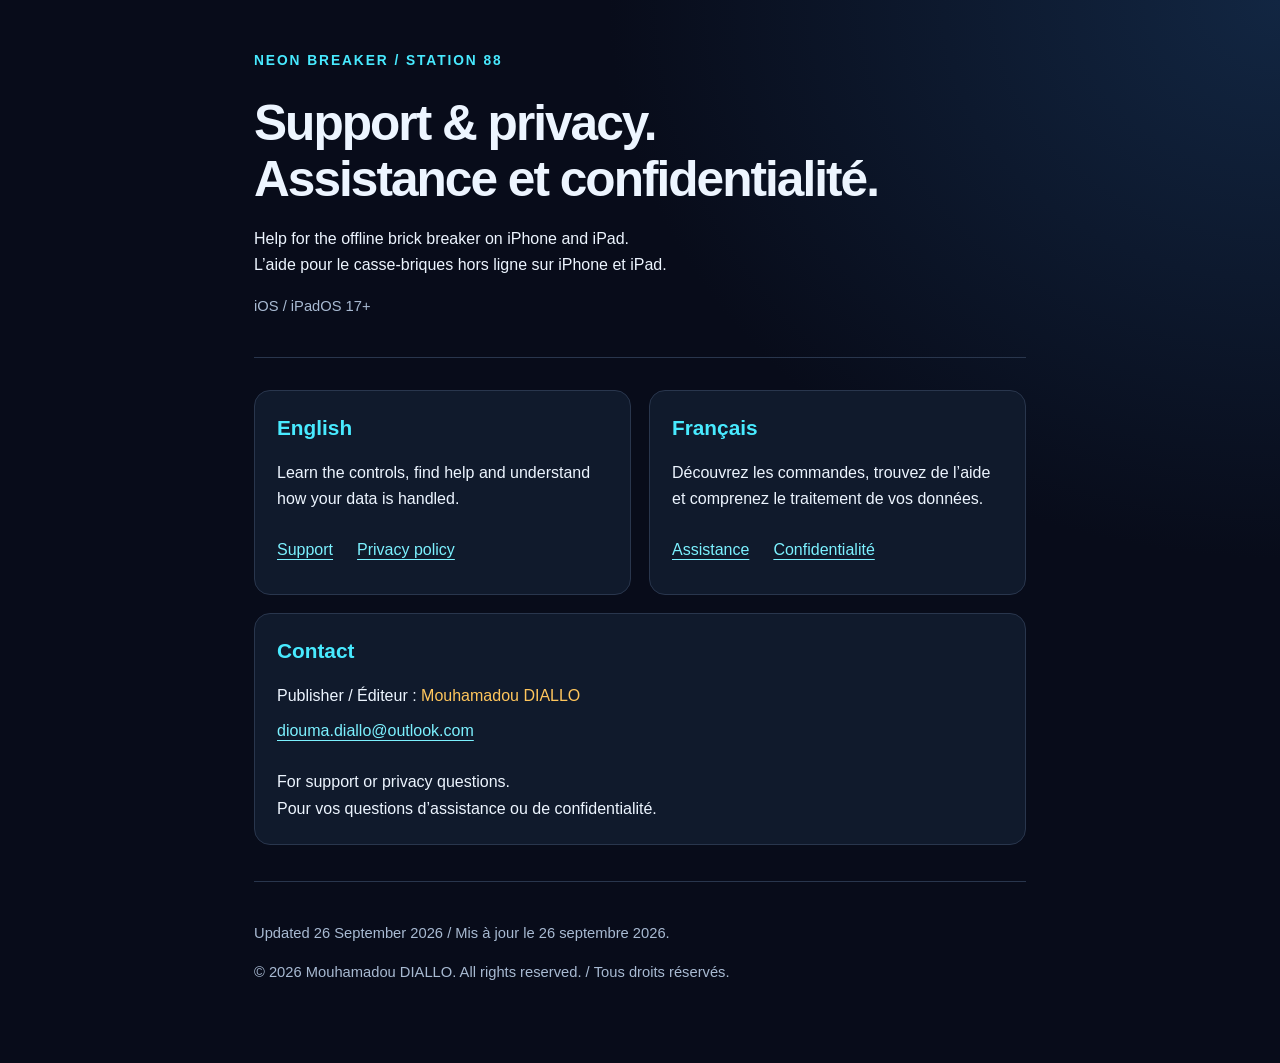
<file: index.html>
<!doctype html>
<html lang="en">
<head>
  <meta charset="utf-8">
  <meta name="viewport" content="width=device-width,initial-scale=1">
  <meta http-equiv="Content-Security-Policy" content="default-src 'none'; style-src 'self'; base-uri 'none'; form-action 'none'">
  <meta name="referrer" content="no-referrer">
  <meta name="description" content="Neon Breaker: Station 88 support and privacy information in English and French. Assistance et confidentialité en français et en anglais.">
  <title>Neon Breaker: Station 88 — Support &amp; privacy</title>
  <link rel="stylesheet" href="style.css">
</head>
<body>
<a class="skip-link" href="#main-content">Skip to content / <span lang="fr">Aller au contenu</span></a>
<main id="main-content" tabindex="-1">
  <header>
    <p class="brand">Neon Breaker / Station 88</p>
    <h1>Support &amp; privacy.<br><span lang="fr">Assistance et confidentialité.</span></h1>
    <p>Help for the offline brick breaker on iPhone and iPad.<br><span lang="fr">L’aide pour le casse-briques hors ligne sur iPhone et iPad.</span></p>
    <p class="updated">iOS / iPadOS 17+</p>
  </header>
  <div class="language-grid">
    <section class="card" aria-labelledby="english">
      <h2 id="english">English</h2>
      <p>Learn the controls, find help and understand how your data is handled.</p>
      <nav aria-label="English pages">
        <a href="en/support.html" hreflang="en">Support</a>
        <a href="en/privacy.html" hreflang="en">Privacy policy</a>
      </nav>
    </section>
    <section class="card" lang="fr" aria-labelledby="french">
      <h2 id="french">Français</h2>
      <p>Découvrez les commandes, trouvez de l’aide et comprenez le traitement de vos données.</p>
      <nav aria-label="Pages en français">
        <a href="fr/support.html" hreflang="fr">Assistance</a>
        <a href="fr/privacy.html" hreflang="fr">Confidentialité</a>
      </nav>
    </section>
  </div>
  <section class="card" aria-labelledby="contact">
    <h2 id="contact">Contact</h2>
    <p>Publisher / <span lang="fr">Éditeur</span> : <span class="owner">Mouhamadou DIALLO</span><br>
      <a class="contact-link" href="mailto:diouma.diallo@outlook.com">diouma.diallo@outlook.com</a></p>
    <p>For support or privacy questions.<br><span lang="fr">Pour vos questions d’assistance ou de confidentialité.</span></p>
  </section>
  <footer>
    <p>Updated <time datetime="2026-09-26">26 September 2026</time> / <span lang="fr">Mis à jour le <time datetime="2026-09-26">26 septembre 2026</time></span>.</p>
    <p>© 2026 Mouhamadou DIALLO. All rights reserved. / <span lang="fr">Tous droits réservés.</span></p>
  </footer>
</main>
</body>
</html>
</file>
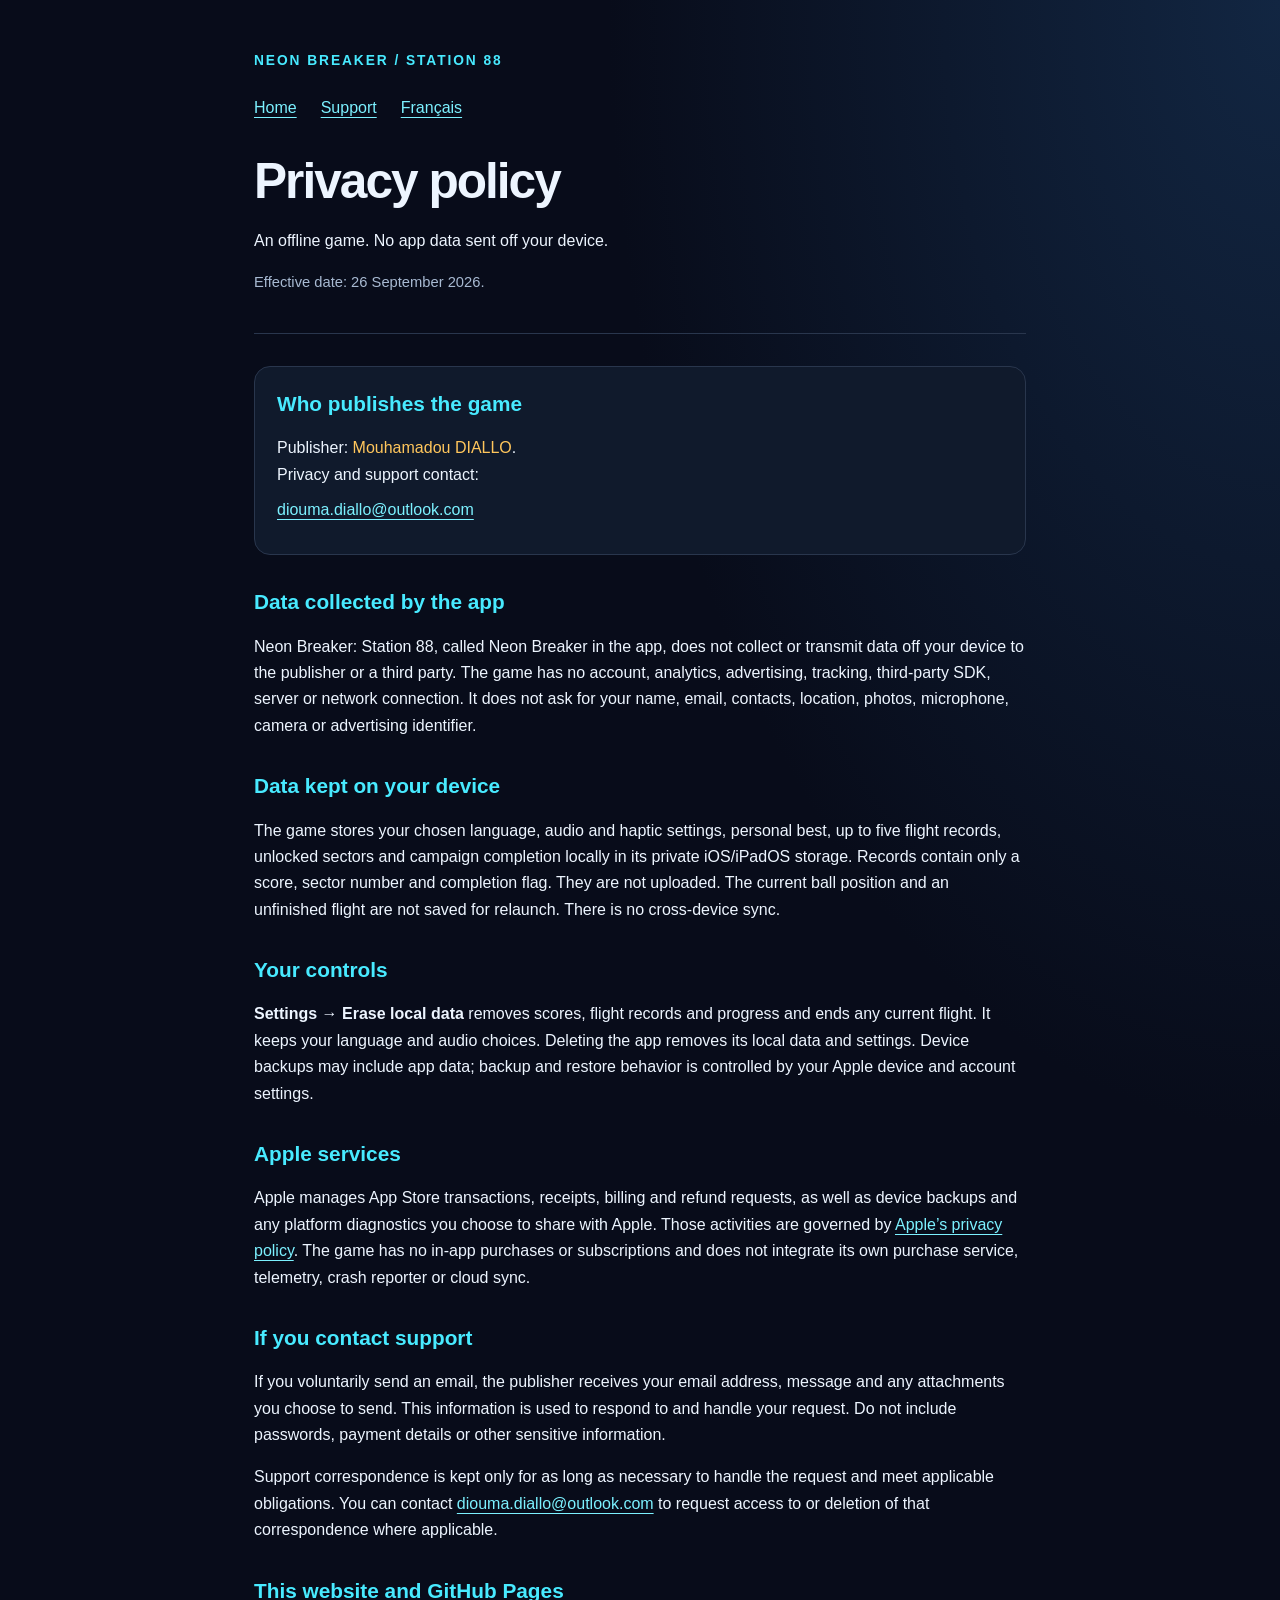
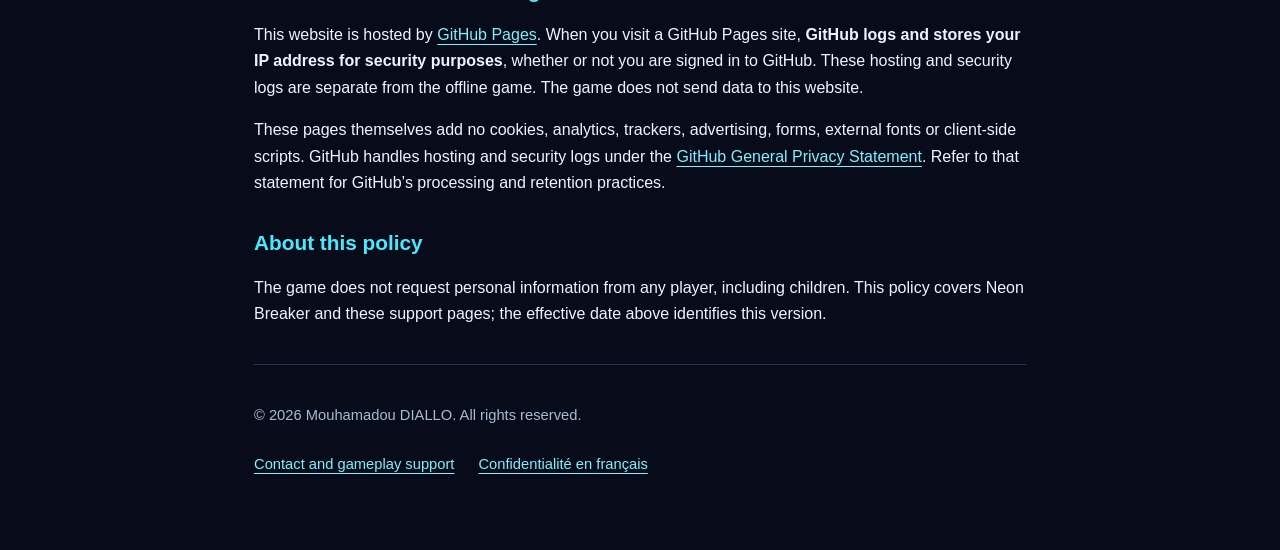
<file: en/privacy.html>
<!doctype html>
<html lang="en">
<head>
  <meta charset="utf-8">
  <meta name="viewport" content="width=device-width,initial-scale=1">
  <meta http-equiv="Content-Security-Policy" content="default-src 'none'; style-src 'self'; base-uri 'none'; form-action 'none'">
  <meta name="referrer" content="no-referrer">
  <meta name="description" content="Privacy information for Neon Breaker: Station 88: offline app data, support email and GitHub Pages hosting.">
  <title>Privacy policy — Neon Breaker: Station 88</title>
  <link rel="stylesheet" href="../style.css">
  <link rel="alternate" hreflang="fr" href="../fr/privacy.html">
</head>
<body>
<a class="skip-link" href="#main-content">Skip to content</a>
<main id="main-content" tabindex="-1">
  <header>
    <p class="brand">Neon Breaker / Station 88</p>
    <nav aria-label="Main navigation">
      <a href="../index.html">Home</a>
      <a href="support.html">Support</a>
      <a href="../fr/privacy.html" hreflang="fr" lang="fr">Français</a>
    </nav>
    <h1>Privacy policy</h1>
    <p>An offline game. No app data sent off your device.</p>
    <p class="updated">Effective date: <time datetime="2026-09-26">26 September 2026</time>.</p>
  </header>
  <section class="card" aria-labelledby="publisher">
    <h2 id="publisher">Who publishes the game</h2>
    <p>Publisher: <span class="owner">Mouhamadou DIALLO</span>.<br>
      Privacy and support contact:<br>
      <a class="contact-link" href="mailto:diouma.diallo@outlook.com">diouma.diallo@outlook.com</a></p>
  </section>
  <h2>Data collected by the app</h2>
  <p>Neon Breaker: Station 88, called Neon Breaker in the app, does not collect or transmit data off your device to the publisher or a third party. The game has no account, analytics, advertising, tracking, third-party SDK, server or network connection. It does not ask for your name, email, contacts, location, photos, microphone, camera or advertising identifier.</p>
  <h2>Data kept on your device</h2>
  <p>The game stores your chosen language, audio and haptic settings, personal best, up to five flight records, unlocked sectors and campaign completion locally in its private iOS/iPadOS storage. Records contain only a score, sector number and completion flag. They are not uploaded. The current ball position and an unfinished flight are not saved for relaunch. There is no cross-device sync.</p>
  <h2>Your controls</h2>
  <p><strong>Settings → Erase local data</strong> removes scores, flight records and progress and ends any current flight. It keeps your language and audio choices. Deleting the app removes its local data and settings. Device backups may include app data; backup and restore behavior is controlled by your Apple device and account settings.</p>
  <h2>Apple services</h2>
  <p>Apple manages App Store transactions, receipts, billing and refund requests, as well as device backups and any platform diagnostics you choose to share with Apple. Those activities are governed by <a href="https://www.apple.com/legal/privacy/">Apple’s privacy policy</a>. The game has no in-app purchases or subscriptions and does not integrate its own purchase service, telemetry, crash reporter or cloud sync.</p>
  <h2>If you contact support</h2>
  <p>If you voluntarily send an email, the publisher receives your email address, message and any attachments you choose to send. This information is used to respond to and handle your request. Do not include passwords, payment details or other sensitive information.</p>
  <p>Support correspondence is kept only for as long as necessary to handle the request and meet applicable obligations. You can contact <a href="mailto:diouma.diallo@outlook.com">diouma.diallo@outlook.com</a> to request access to or deletion of that correspondence where applicable.</p>
  <h2>This website and GitHub Pages</h2>
  <p>This website is hosted by <a href="https://docs.github.com/en/pages/getting-started-with-github-pages/what-is-github-pages">GitHub Pages</a>. When you visit a GitHub Pages site, <strong>GitHub logs and stores your IP address for security purposes</strong>, whether or not you are signed in to GitHub. These hosting and security logs are separate from the offline game. The game does not send data to this website.</p>
  <p>These pages themselves add no cookies, analytics, trackers, advertising, forms, external fonts or client-side scripts. GitHub handles hosting and security logs under the <a href="https://docs.github.com/en/site-policy/privacy-policies/github-general-privacy-statement">GitHub General Privacy Statement</a>. Refer to that statement for GitHub’s processing and retention practices.</p>
  <h2>About this policy</h2>
  <p>The game does not request personal information from any player, including children. This policy covers Neon Breaker and these support pages; the effective date above identifies this version.</p>
  <footer>
    <p>© 2026 Mouhamadou DIALLO. All rights reserved.</p>
    <nav aria-label="Related pages">
      <a href="support.html">Contact and gameplay support</a>
      <a href="../fr/privacy.html" hreflang="fr" lang="fr">Confidentialité en français</a>
    </nav>
  </footer>
</main>
</body>
</html>
</file>
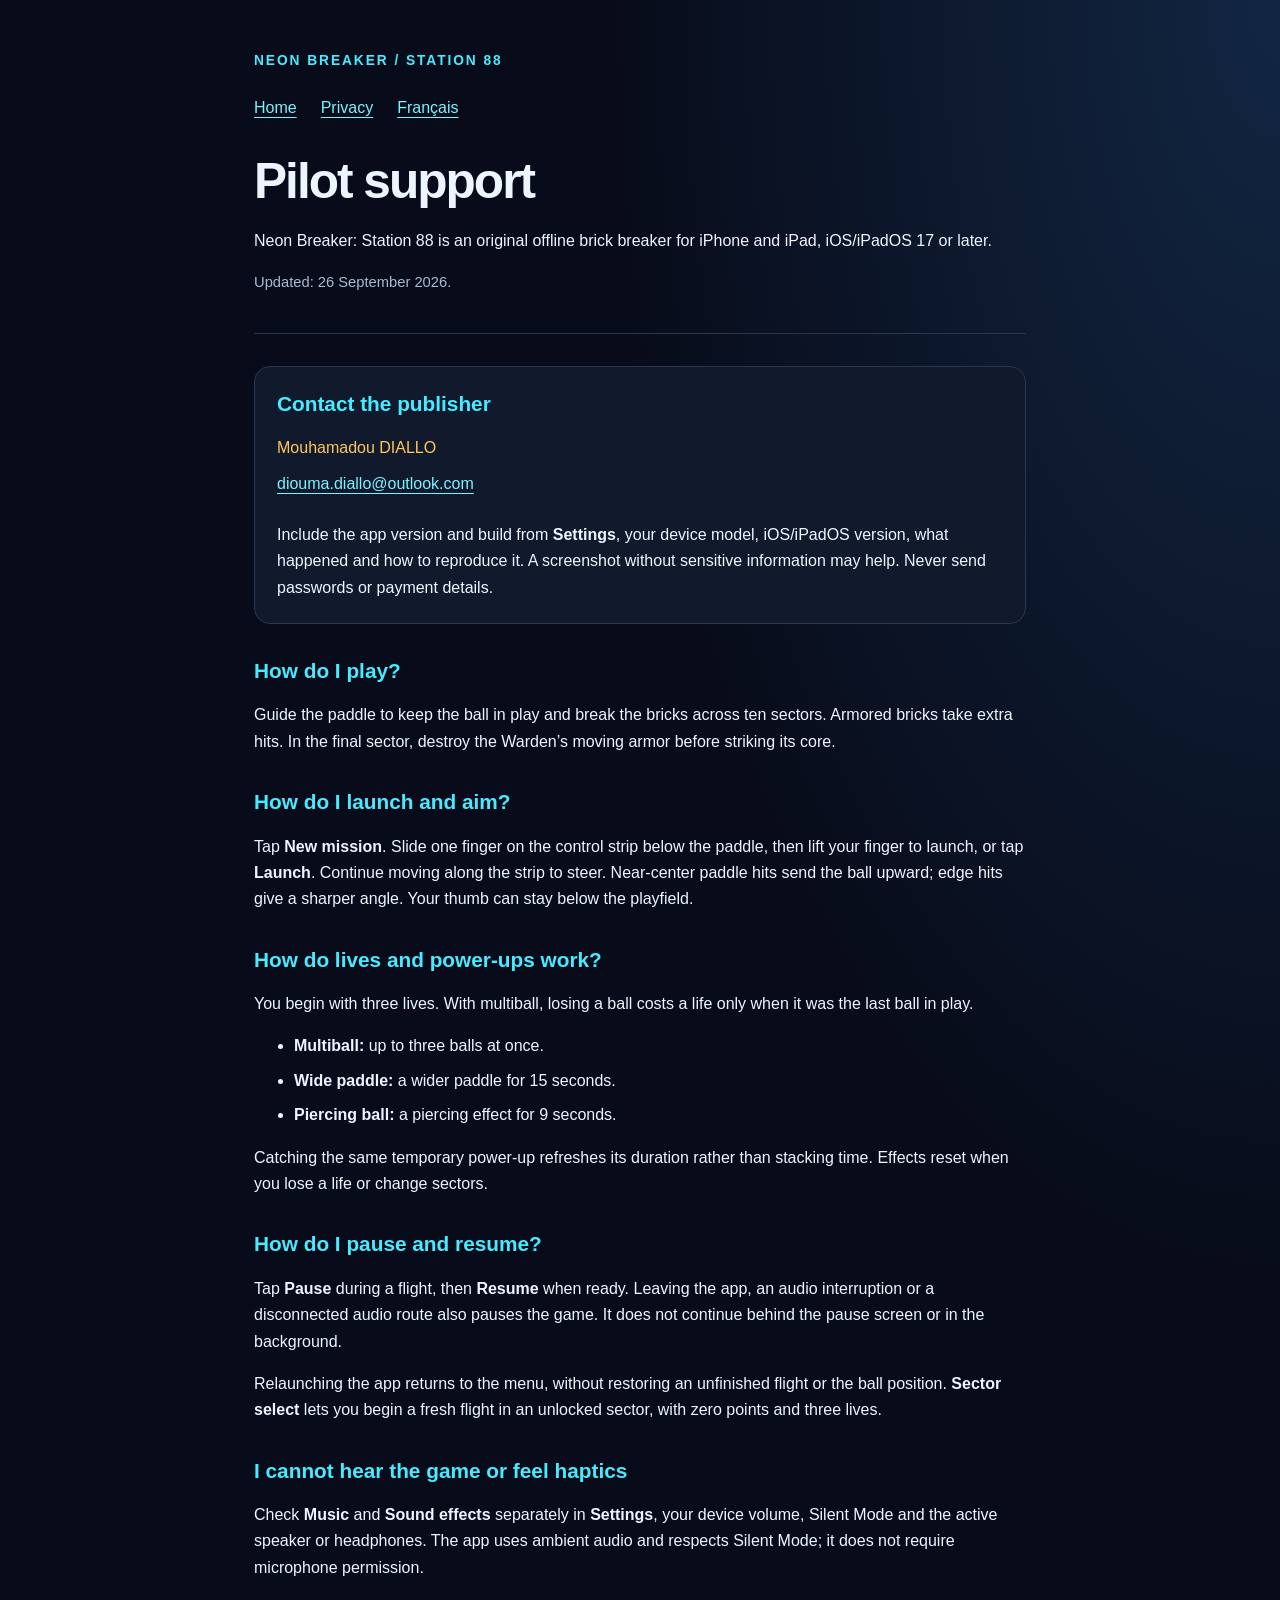
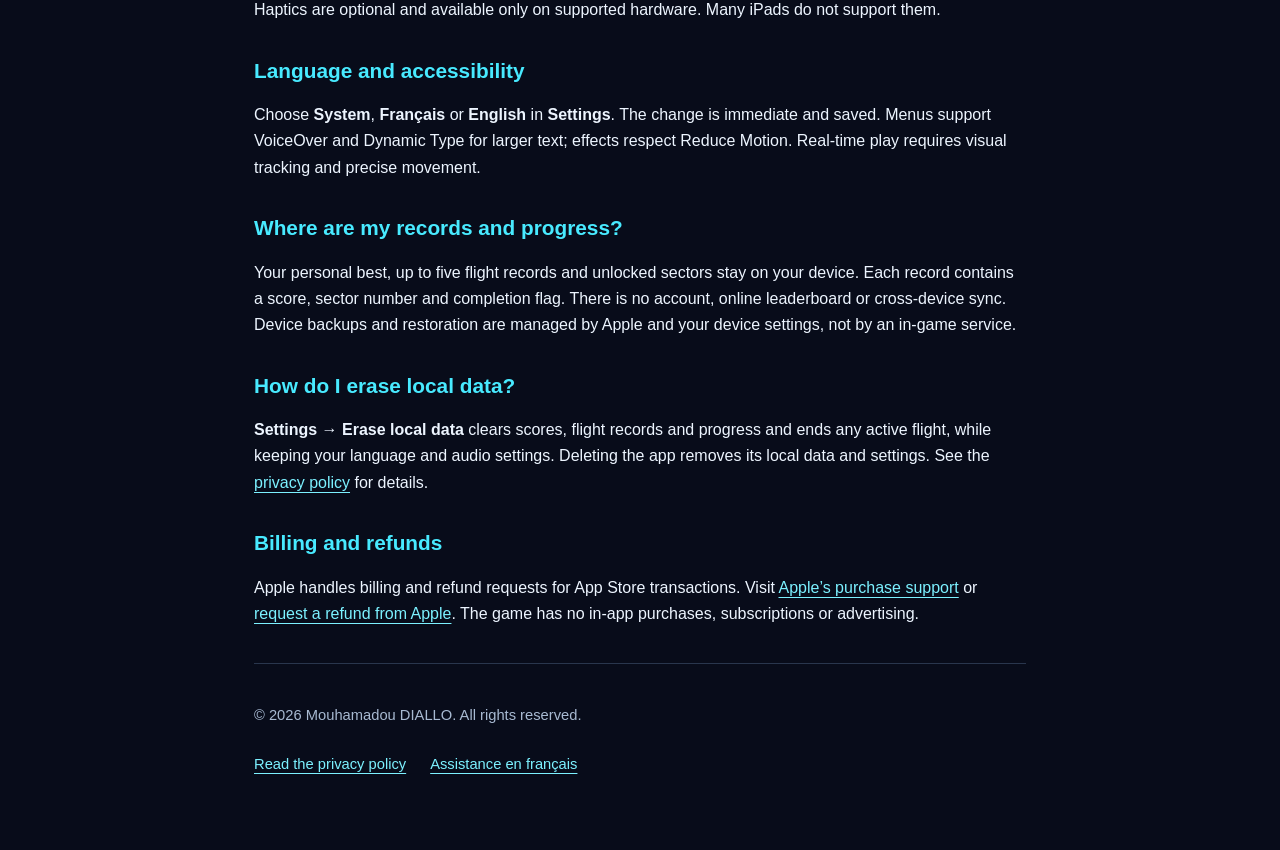
<file: en/support.html>
<!doctype html>
<html lang="en">
<head>
  <meta charset="utf-8">
  <meta name="viewport" content="width=device-width,initial-scale=1">
  <meta http-equiv="Content-Security-Policy" content="default-src 'none'; style-src 'self'; base-uri 'none'; form-action 'none'">
  <meta name="referrer" content="no-referrer">
  <meta name="description" content="Help with Neon Breaker: Station 88 controls, lives, power-ups, audio, accessibility and local data. Contact the publisher.">
  <title>Support — Neon Breaker: Station 88</title>
  <link rel="stylesheet" href="../style.css">
  <link rel="alternate" hreflang="fr" href="../fr/support.html">
</head>
<body>
<a class="skip-link" href="#main-content">Skip to content</a>
<main id="main-content" tabindex="-1">
  <header>
    <p class="brand">Neon Breaker / Station 88</p>
    <nav aria-label="Main navigation">
      <a href="../index.html">Home</a>
      <a href="privacy.html">Privacy</a>
      <a href="../fr/support.html" hreflang="fr" lang="fr">Français</a>
    </nav>
    <h1>Pilot support</h1>
    <p>Neon Breaker: Station 88 is an original offline brick breaker for iPhone and iPad, iOS/iPadOS 17 or later.</p>
    <p class="updated">Updated: <time datetime="2026-09-26">26 September 2026</time>.</p>
  </header>
  <section class="card" aria-labelledby="contact">
    <h2 id="contact">Contact the publisher</h2>
    <p><span class="owner">Mouhamadou DIALLO</span><br>
      <a class="contact-link" href="mailto:diouma.diallo@outlook.com">diouma.diallo@outlook.com</a></p>
    <p>Include the app version and build from <strong>Settings</strong>, your device model, iOS/iPadOS version, what happened and how to reproduce it. A screenshot without sensitive information may help. Never send passwords or payment details.</p>
  </section>
  <h2>How do I play?</h2>
  <p>Guide the paddle to keep the ball in play and break the bricks across ten sectors. Armored bricks take extra hits. In the final sector, destroy the Warden’s moving armor before striking its core.</p>
  <h2>How do I launch and aim?</h2>
  <p>Tap <strong>New mission</strong>. Slide one finger on the control strip below the paddle, then lift your finger to launch, or tap <strong>Launch</strong>. Continue moving along the strip to steer. Near-center paddle hits send the ball upward; edge hits give a sharper angle. Your thumb can stay below the playfield.</p>
  <h2>How do lives and power-ups work?</h2>
  <p>You begin with three lives. With multiball, losing a ball costs a life only when it was the last ball in play.</p>
  <ul>
    <li><strong>Multiball:</strong> up to three balls at once.</li>
    <li><strong>Wide paddle:</strong> a wider paddle for 15 seconds.</li>
    <li><strong>Piercing ball:</strong> a piercing effect for 9 seconds.</li>
  </ul>
  <p>Catching the same temporary power-up refreshes its duration rather than stacking time. Effects reset when you lose a life or change sectors.</p>
  <h2>How do I pause and resume?</h2>
  <p>Tap <strong>Pause</strong> during a flight, then <strong>Resume</strong> when ready. Leaving the app, an audio interruption or a disconnected audio route also pauses the game. It does not continue behind the pause screen or in the background.</p>
  <p>Relaunching the app returns to the menu, without restoring an unfinished flight or the ball position. <strong>Sector select</strong> lets you begin a fresh flight in an unlocked sector, with zero points and three lives.</p>
  <h2>I cannot hear the game or feel haptics</h2>
  <p>Check <strong>Music</strong> and <strong>Sound effects</strong> separately in <strong>Settings</strong>, your device volume, Silent Mode and the active speaker or headphones. The app uses ambient audio and respects Silent Mode; it does not require microphone permission.</p>
  <p>Haptics are optional and available only on supported hardware. Many iPads do not support them.</p>
  <h2>Language and accessibility</h2>
  <p>Choose <strong>System</strong>, <strong lang="fr">Français</strong> or <strong>English</strong> in <strong>Settings</strong>. The change is immediate and saved. Menus support VoiceOver and Dynamic Type for larger text; effects respect Reduce Motion. Real-time play requires visual tracking and precise movement.</p>
  <h2>Where are my records and progress?</h2>
  <p>Your personal best, up to five flight records and unlocked sectors stay on your device. Each record contains a score, sector number and completion flag. There is no account, online leaderboard or cross-device sync. Device backups and restoration are managed by Apple and your device settings, not by an in-game service.</p>
  <h2>How do I erase local data?</h2>
  <p><strong>Settings → Erase local data</strong> clears scores, flight records and progress and ends any active flight, while keeping your language and audio settings. Deleting the app removes its local data and settings. See the <a href="privacy.html">privacy policy</a> for details.</p>
  <h2>Billing and refunds</h2>
  <p>Apple handles billing and refund requests for App Store transactions. Visit <a href="https://support.apple.com/billing">Apple’s purchase support</a> or <a href="https://reportaproblem.apple.com/">request a refund from Apple</a>. The game has no in-app purchases, subscriptions or advertising.</p>
  <footer>
    <p>© 2026 Mouhamadou DIALLO. All rights reserved.</p>
    <nav aria-label="Related pages">
      <a href="privacy.html">Read the privacy policy</a>
      <a href="../fr/support.html" hreflang="fr" lang="fr">Assistance en français</a>
    </nav>
  </footer>
</main>
</body>
</html>
</file>
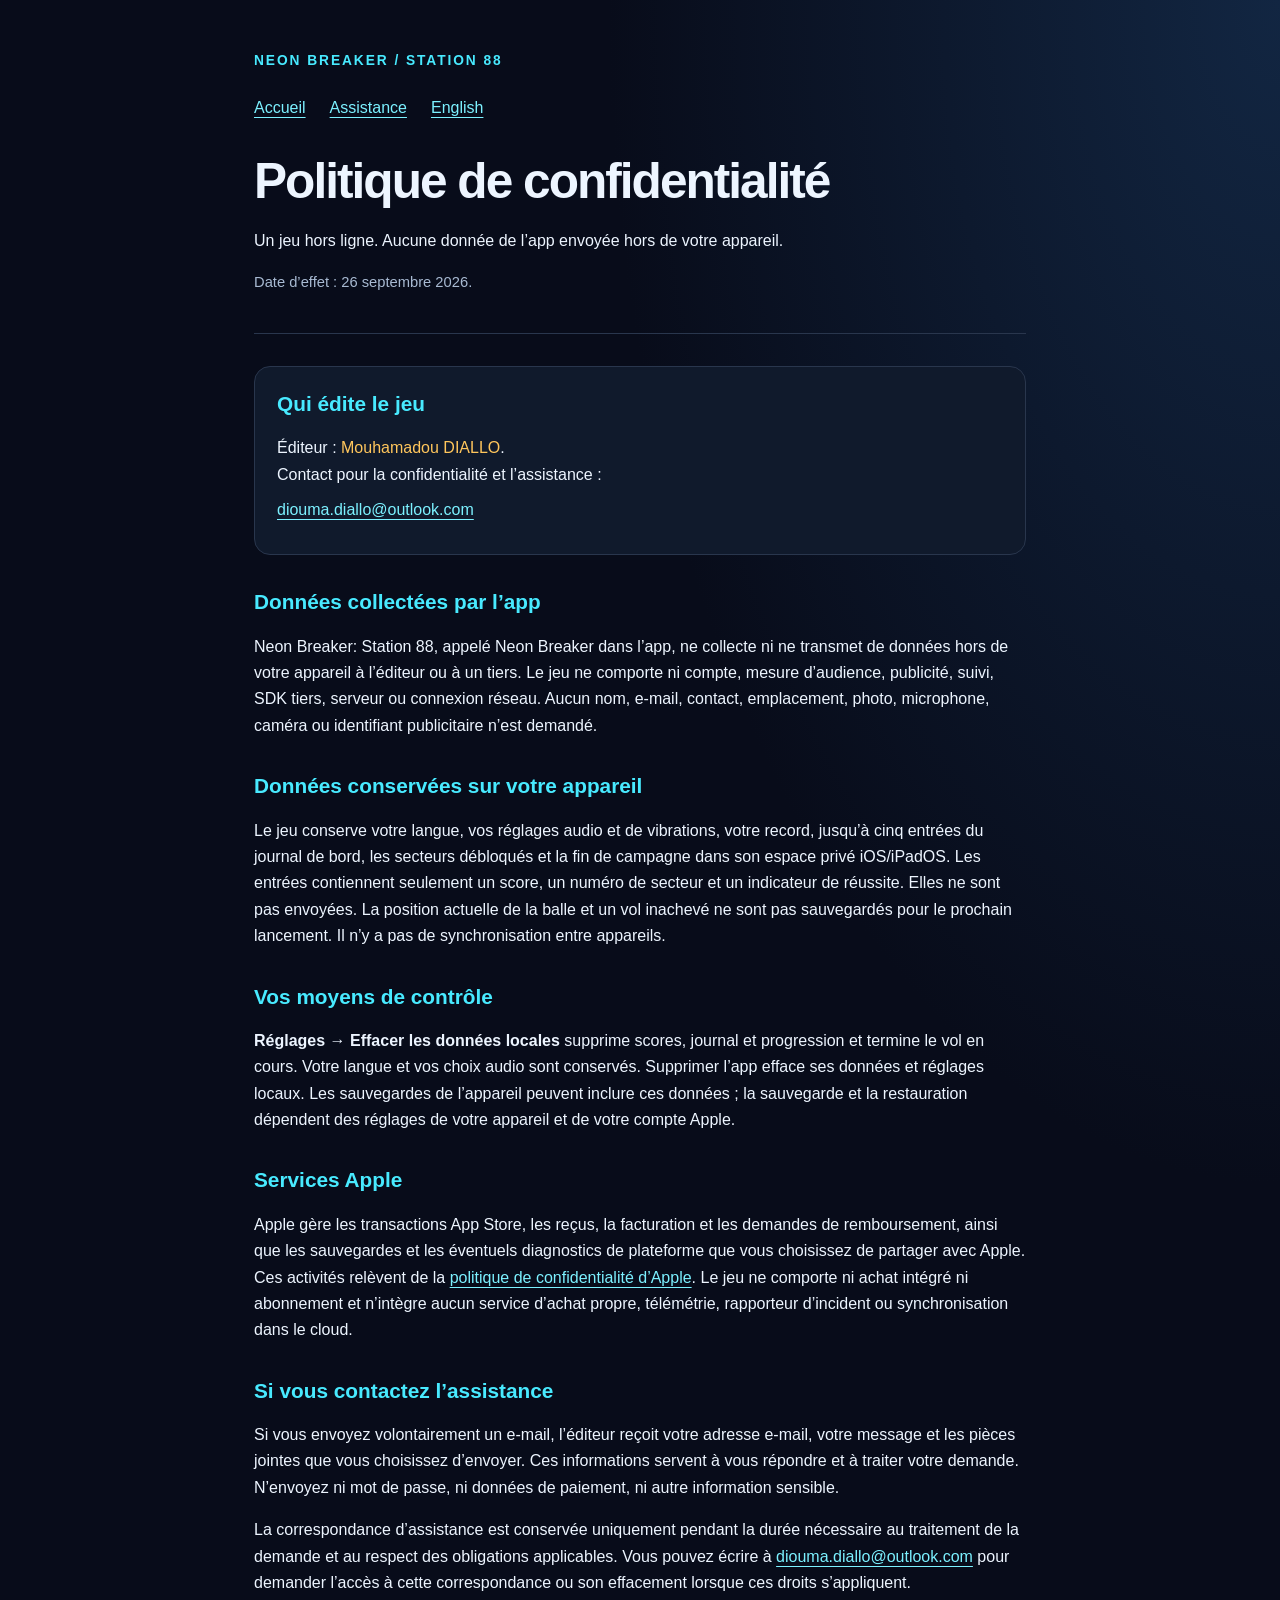
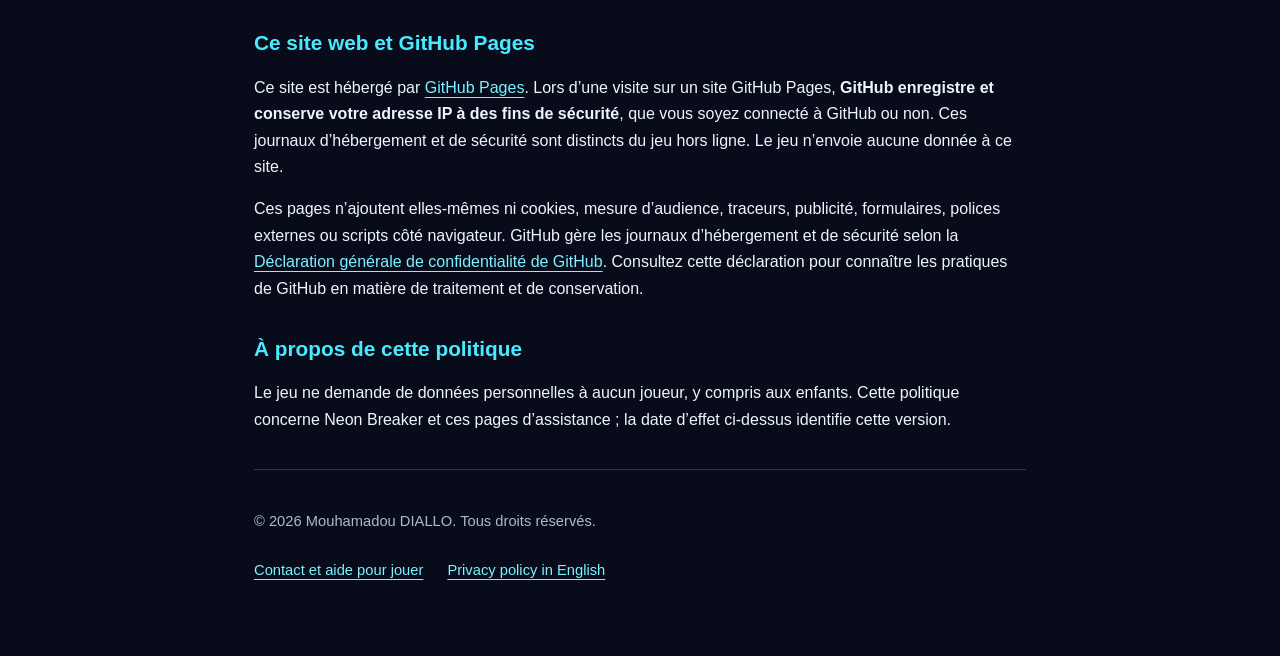
<file: fr/privacy.html>
<!doctype html>
<html lang="fr">
<head>
  <meta charset="utf-8">
  <meta name="viewport" content="width=device-width,initial-scale=1">
  <meta http-equiv="Content-Security-Policy" content="default-src 'none'; style-src 'self'; base-uri 'none'; form-action 'none'">
  <meta name="referrer" content="no-referrer">
  <meta name="description" content="Confidentialité de Neon Breaker: Station 88 : données locales du jeu hors ligne, assistance par e-mail et hébergement GitHub Pages.">
  <title>Confidentialité — Neon Breaker: Station 88</title>
  <link rel="stylesheet" href="../style.css">
  <link rel="alternate" hreflang="en" href="../en/privacy.html">
</head>
<body>
<a class="skip-link" href="#main-content">Aller au contenu</a>
<main id="main-content" tabindex="-1">
  <header>
    <p class="brand">Neon Breaker / Station 88</p>
    <nav aria-label="Navigation principale">
      <a href="../index.html">Accueil</a>
      <a href="support.html">Assistance</a>
      <a href="../en/privacy.html" hreflang="en" lang="en">English</a>
    </nav>
    <h1>Politique de confidentialité</h1>
    <p>Un jeu hors ligne. Aucune donnée de l’app envoyée hors de votre appareil.</p>
    <p class="updated">Date d’effet : <time datetime="2026-09-26">26 septembre 2026</time>.</p>
  </header>
  <section class="card" aria-labelledby="publisher">
    <h2 id="publisher">Qui édite le jeu</h2>
    <p>Éditeur : <span class="owner">Mouhamadou DIALLO</span>.<br>
      Contact pour la confidentialité et l’assistance :<br>
      <a class="contact-link" href="mailto:diouma.diallo@outlook.com">diouma.diallo@outlook.com</a></p>
  </section>
  <h2>Données collectées par l’app</h2>
  <p>Neon Breaker: Station 88, appelé Neon Breaker dans l’app, ne collecte ni ne transmet de données hors de votre appareil à l’éditeur ou à un tiers. Le jeu ne comporte ni compte, mesure d’audience, publicité, suivi, SDK tiers, serveur ou connexion réseau. Aucun nom, e-mail, contact, emplacement, photo, microphone, caméra ou identifiant publicitaire n’est demandé.</p>
  <h2>Données conservées sur votre appareil</h2>
  <p>Le jeu conserve votre langue, vos réglages audio et de vibrations, votre record, jusqu’à cinq entrées du journal de bord, les secteurs débloqués et la fin de campagne dans son espace privé iOS/iPadOS. Les entrées contiennent seulement un score, un numéro de secteur et un indicateur de réussite. Elles ne sont pas envoyées. La position actuelle de la balle et un vol inachevé ne sont pas sauvegardés pour le prochain lancement. Il n’y a pas de synchronisation entre appareils.</p>
  <h2>Vos moyens de contrôle</h2>
  <p><strong>Réglages → Effacer les données locales</strong> supprime scores, journal et progression et termine le vol en cours. Votre langue et vos choix audio sont conservés. Supprimer l’app efface ses données et réglages locaux. Les sauvegardes de l’appareil peuvent inclure ces données ; la sauvegarde et la restauration dépendent des réglages de votre appareil et de votre compte Apple.</p>
  <h2>Services Apple</h2>
  <p>Apple gère les transactions App Store, les reçus, la facturation et les demandes de remboursement, ainsi que les sauvegardes et les éventuels diagnostics de plateforme que vous choisissez de partager avec Apple. Ces activités relèvent de la <a href="https://www.apple.com/legal/privacy/">politique de confidentialité d’Apple</a>. Le jeu ne comporte ni achat intégré ni abonnement et n’intègre aucun service d’achat propre, télémétrie, rapporteur d’incident ou synchronisation dans le cloud.</p>
  <h2>Si vous contactez l’assistance</h2>
  <p>Si vous envoyez volontairement un e-mail, l’éditeur reçoit votre adresse e-mail, votre message et les pièces jointes que vous choisissez d’envoyer. Ces informations servent à vous répondre et à traiter votre demande. N’envoyez ni mot de passe, ni données de paiement, ni autre information sensible.</p>
  <p>La correspondance d’assistance est conservée uniquement pendant la durée nécessaire au traitement de la demande et au respect des obligations applicables. Vous pouvez écrire à <a href="mailto:diouma.diallo@outlook.com">diouma.diallo@outlook.com</a> pour demander l’accès à cette correspondance ou son effacement lorsque ces droits s’appliquent.</p>
  <h2>Ce site web et GitHub Pages</h2>
  <p>Ce site est hébergé par <a href="https://docs.github.com/en/pages/getting-started-with-github-pages/what-is-github-pages">GitHub Pages</a>. Lors d’une visite sur un site GitHub Pages, <strong>GitHub enregistre et conserve votre adresse IP à des fins de sécurité</strong>, que vous soyez connecté à GitHub ou non. Ces journaux d’hébergement et de sécurité sont distincts du jeu hors ligne. Le jeu n’envoie aucune donnée à ce site.</p>
  <p>Ces pages n’ajoutent elles-mêmes ni cookies, mesure d’audience, traceurs, publicité, formulaires, polices externes ou scripts côté navigateur. GitHub gère les journaux d’hébergement et de sécurité selon la <a href="https://docs.github.com/en/site-policy/privacy-policies/github-general-privacy-statement">Déclaration générale de confidentialité de GitHub</a>. Consultez cette déclaration pour connaître les pratiques de GitHub en matière de traitement et de conservation.</p>
  <h2>À propos de cette politique</h2>
  <p>Le jeu ne demande de données personnelles à aucun joueur, y compris aux enfants. Cette politique concerne Neon Breaker et ces pages d’assistance ; la date d’effet ci-dessus identifie cette version.</p>
  <footer>
    <p>© 2026 Mouhamadou DIALLO. Tous droits réservés.</p>
    <nav aria-label="Pages associées">
      <a href="support.html">Contact et aide pour jouer</a>
      <a href="../en/privacy.html" hreflang="en" lang="en">Privacy policy in English</a>
    </nav>
  </footer>
</main>
</body>
</html>
</file>
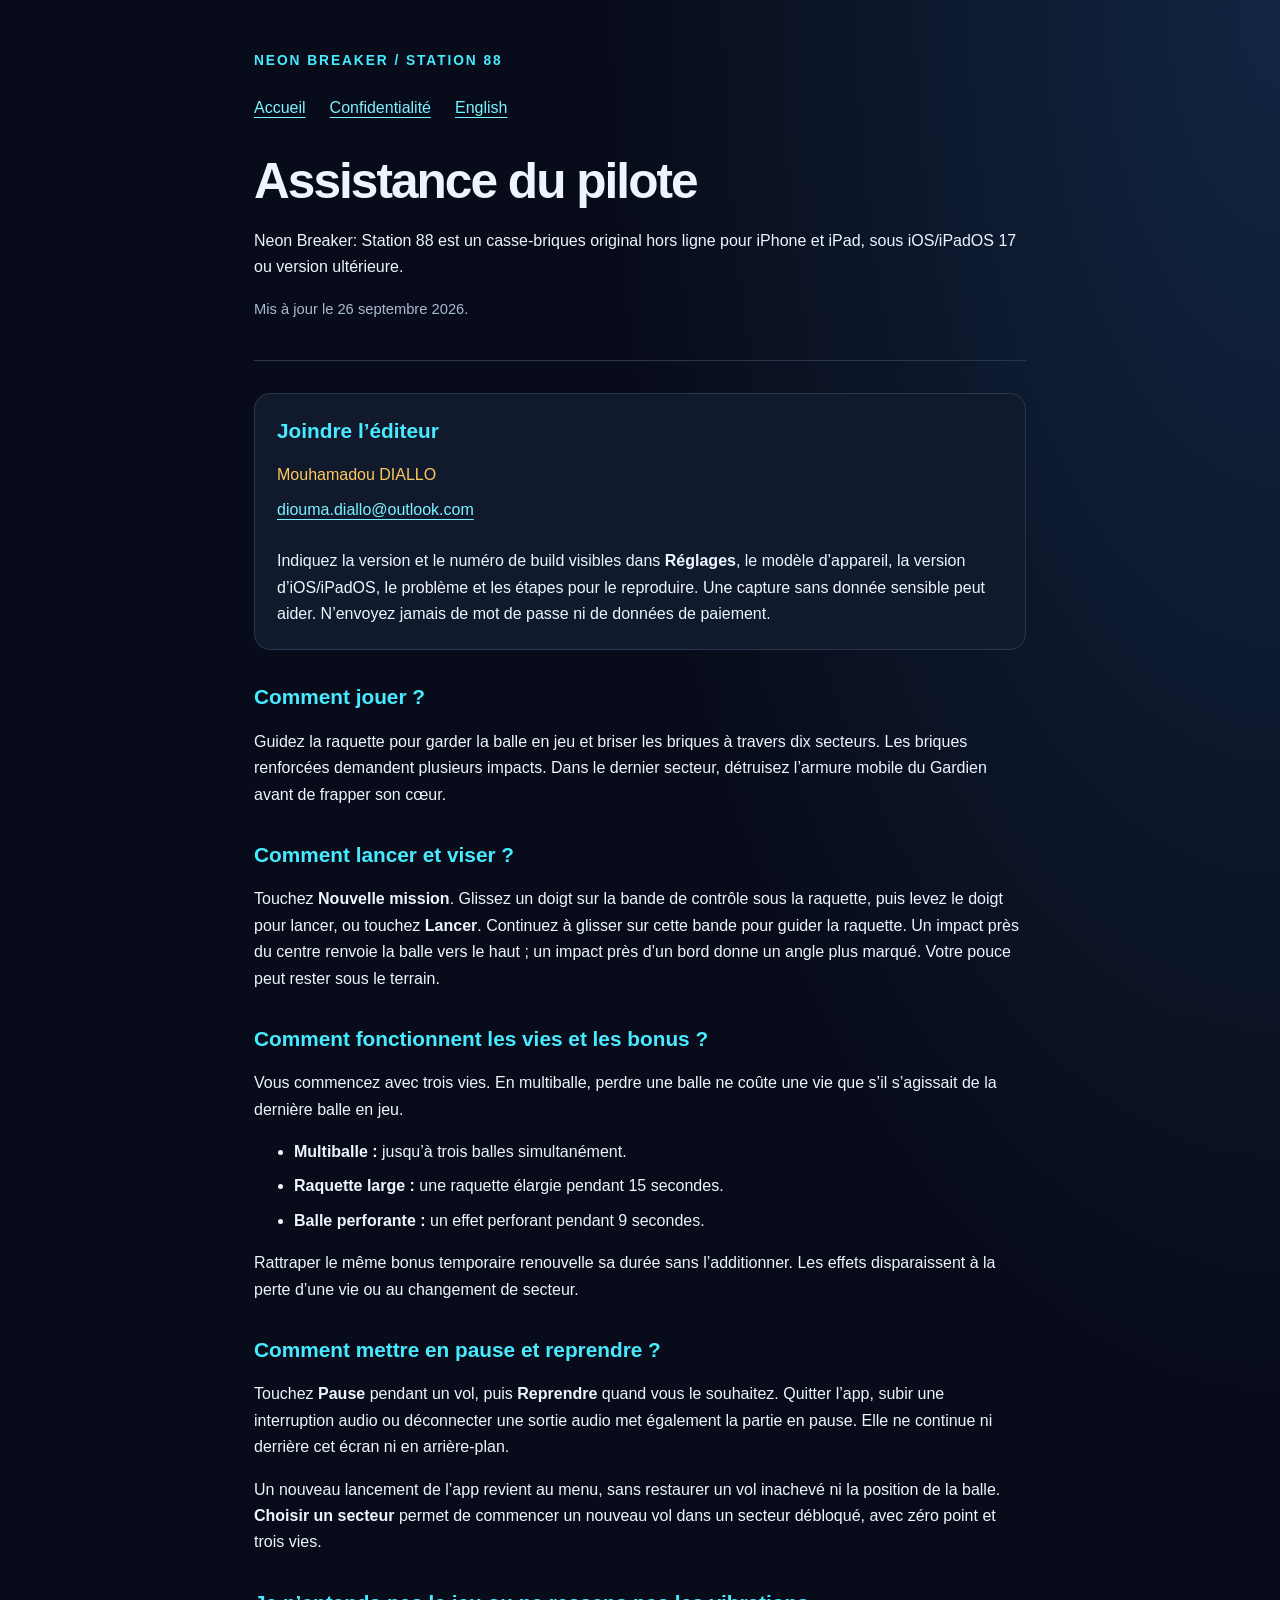
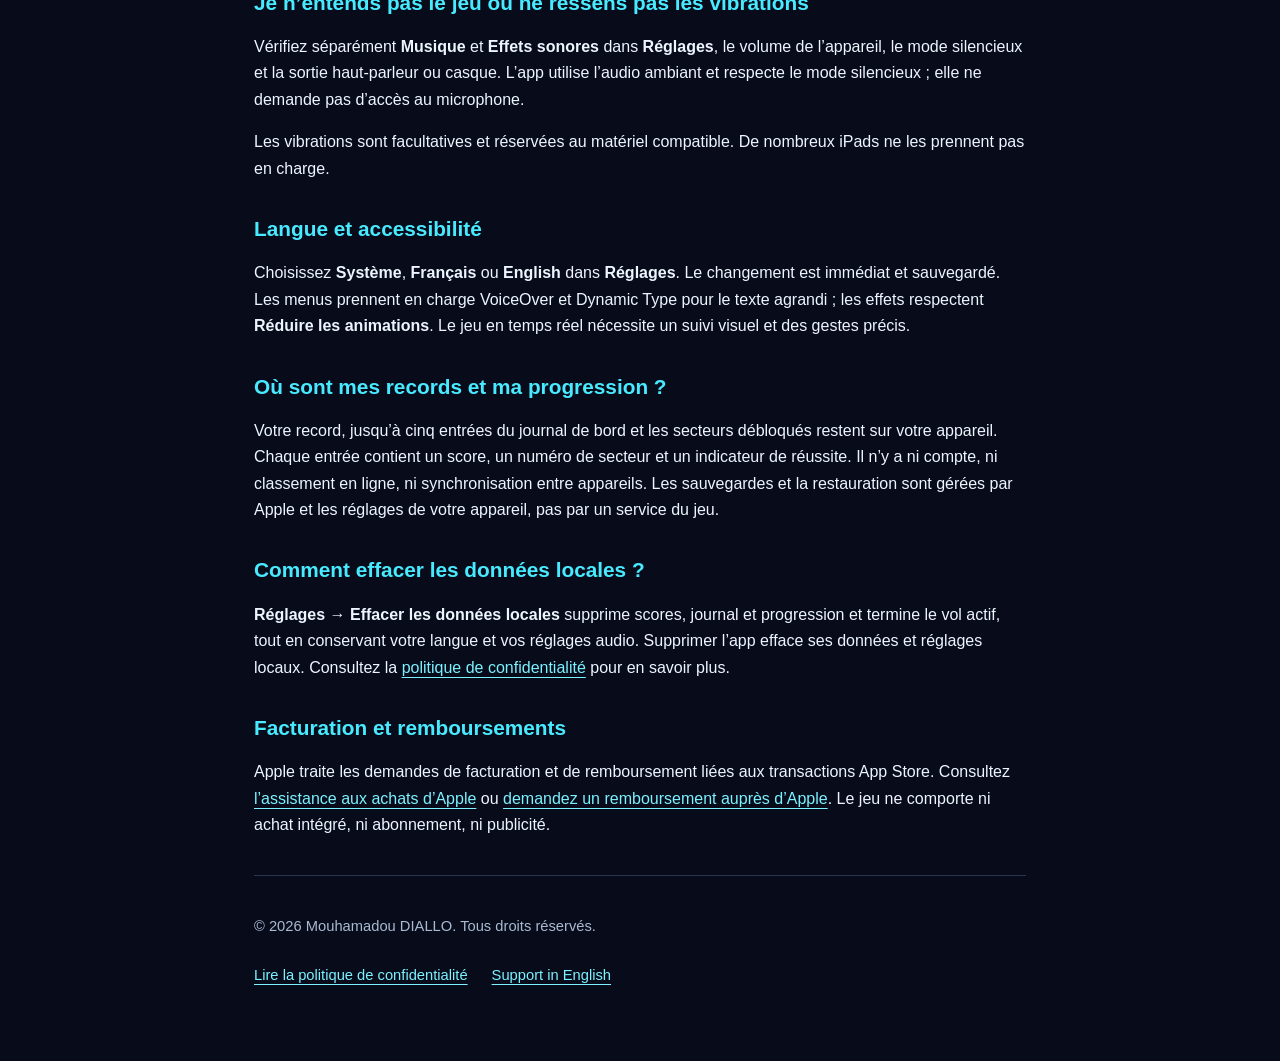
<file: fr/support.html>
<!doctype html>
<html lang="fr">
<head>
  <meta charset="utf-8">
  <meta name="viewport" content="width=device-width,initial-scale=1">
  <meta http-equiv="Content-Security-Policy" content="default-src 'none'; style-src 'self'; base-uri 'none'; form-action 'none'">
  <meta name="referrer" content="no-referrer">
  <meta name="description" content="Aide pour Neon Breaker: Station 88 : commandes, vies, bonus, audio, accessibilité et données locales. Contacter l’éditeur.">
  <title>Assistance — Neon Breaker: Station 88</title>
  <link rel="stylesheet" href="../style.css">
  <link rel="alternate" hreflang="en" href="../en/support.html">
</head>
<body>
<a class="skip-link" href="#main-content">Aller au contenu</a>
<main id="main-content" tabindex="-1">
  <header>
    <p class="brand">Neon Breaker / Station 88</p>
    <nav aria-label="Navigation principale">
      <a href="../index.html">Accueil</a>
      <a href="privacy.html">Confidentialité</a>
      <a href="../en/support.html" hreflang="en" lang="en">English</a>
    </nav>
    <h1>Assistance du pilote</h1>
    <p>Neon Breaker: Station 88 est un casse-briques original hors ligne pour iPhone et iPad, sous iOS/iPadOS 17 ou version ultérieure.</p>
    <p class="updated">Mis à jour le <time datetime="2026-09-26">26 septembre 2026</time>.</p>
  </header>
  <section class="card" aria-labelledby="contact">
    <h2 id="contact">Joindre l’éditeur</h2>
    <p><span class="owner">Mouhamadou DIALLO</span><br>
      <a class="contact-link" href="mailto:diouma.diallo@outlook.com">diouma.diallo@outlook.com</a></p>
    <p>Indiquez la version et le numéro de build visibles dans <strong>Réglages</strong>, le modèle d’appareil, la version d’iOS/iPadOS, le problème et les étapes pour le reproduire. Une capture sans donnée sensible peut aider. N’envoyez jamais de mot de passe ni de données de paiement.</p>
  </section>
  <h2>Comment jouer ?</h2>
  <p>Guidez la raquette pour garder la balle en jeu et briser les briques à travers dix secteurs. Les briques renforcées demandent plusieurs impacts. Dans le dernier secteur, détruisez l’armure mobile du Gardien avant de frapper son cœur.</p>
  <h2>Comment lancer et viser ?</h2>
  <p>Touchez <strong>Nouvelle mission</strong>. Glissez un doigt sur la bande de contrôle sous la raquette, puis levez le doigt pour lancer, ou touchez <strong>Lancer</strong>. Continuez à glisser sur cette bande pour guider la raquette. Un impact près du centre renvoie la balle vers le haut ; un impact près d’un bord donne un angle plus marqué. Votre pouce peut rester sous le terrain.</p>
  <h2>Comment fonctionnent les vies et les bonus ?</h2>
  <p>Vous commencez avec trois vies. En multiballe, perdre une balle ne coûte une vie que s’il s’agissait de la dernière balle en jeu.</p>
  <ul>
    <li><strong>Multiballe :</strong> jusqu’à trois balles simultanément.</li>
    <li><strong>Raquette large :</strong> une raquette élargie pendant 15 secondes.</li>
    <li><strong>Balle perforante :</strong> un effet perforant pendant 9 secondes.</li>
  </ul>
  <p>Rattraper le même bonus temporaire renouvelle sa durée sans l’additionner. Les effets disparaissent à la perte d’une vie ou au changement de secteur.</p>
  <h2>Comment mettre en pause et reprendre ?</h2>
  <p>Touchez <strong>Pause</strong> pendant un vol, puis <strong>Reprendre</strong> quand vous le souhaitez. Quitter l’app, subir une interruption audio ou déconnecter une sortie audio met également la partie en pause. Elle ne continue ni derrière cet écran ni en arrière-plan.</p>
  <p>Un nouveau lancement de l’app revient au menu, sans restaurer un vol inachevé ni la position de la balle. <strong>Choisir un secteur</strong> permet de commencer un nouveau vol dans un secteur débloqué, avec zéro point et trois vies.</p>
  <h2>Je n’entends pas le jeu ou ne ressens pas les vibrations</h2>
  <p>Vérifiez séparément <strong>Musique</strong> et <strong>Effets sonores</strong> dans <strong>Réglages</strong>, le volume de l’appareil, le mode silencieux et la sortie haut-parleur ou casque. L’app utilise l’audio ambiant et respecte le mode silencieux ; elle ne demande pas d’accès au microphone.</p>
  <p>Les vibrations sont facultatives et réservées au matériel compatible. De nombreux iPads ne les prennent pas en charge.</p>
  <h2>Langue et accessibilité</h2>
  <p>Choisissez <strong>Système</strong>, <strong>Français</strong> ou <strong lang="en">English</strong> dans <strong>Réglages</strong>. Le changement est immédiat et sauvegardé. Les menus prennent en charge VoiceOver et Dynamic Type pour le texte agrandi ; les effets respectent <strong>Réduire les animations</strong>. Le jeu en temps réel nécessite un suivi visuel et des gestes précis.</p>
  <h2>Où sont mes records et ma progression ?</h2>
  <p>Votre record, jusqu’à cinq entrées du journal de bord et les secteurs débloqués restent sur votre appareil. Chaque entrée contient un score, un numéro de secteur et un indicateur de réussite. Il n’y a ni compte, ni classement en ligne, ni synchronisation entre appareils. Les sauvegardes et la restauration sont gérées par Apple et les réglages de votre appareil, pas par un service du jeu.</p>
  <h2>Comment effacer les données locales ?</h2>
  <p><strong>Réglages → Effacer les données locales</strong> supprime scores, journal et progression et termine le vol actif, tout en conservant votre langue et vos réglages audio. Supprimer l’app efface ses données et réglages locaux. Consultez la <a href="privacy.html">politique de confidentialité</a> pour en savoir plus.</p>
  <h2>Facturation et remboursements</h2>
  <p>Apple traite les demandes de facturation et de remboursement liées aux transactions App Store. Consultez <a href="https://support.apple.com/fr-fr/billing">l’assistance aux achats d’Apple</a> ou <a href="https://reportaproblem.apple.com/">demandez un remboursement auprès d’Apple</a>. Le jeu ne comporte ni achat intégré, ni abonnement, ni publicité.</p>
  <footer>
    <p>© 2026 Mouhamadou DIALLO. Tous droits réservés.</p>
    <nav aria-label="Pages associées">
      <a href="privacy.html">Lire la politique de confidentialité</a>
      <a href="../en/support.html" hreflang="en" lang="en">Support in English</a>
    </nav>
  </footer>
</main>
</body>
</html>
</file>
<file: style.css>
:root {
  color-scheme: dark;
  font-family: -apple-system, BlinkMacSystemFont, "Segoe UI", sans-serif;
  background: #080c1a;
  color: #edf5ff;
  line-height: 1.65;
}

* { box-sizing: border-box; }

body {
  margin: 0;
  background: radial-gradient(ellipse at top right, #122642, #080c1a 42rem);
}

main {
  max-width: 820px;
  margin: 0 auto;
  padding: 36px 24px 64px;
  overflow-wrap: anywhere;
}

header {
  border-bottom: 1px solid #29364d;
  padding-bottom: 24px;
  margin-bottom: 32px;
}

.brand {
  color: #48eaff;
  font-size: 0.86rem;
  font-weight: 750;
  letter-spacing: 0.14em;
  text-transform: uppercase;
}

h1 {
  font-size: clamp(2rem, 6vw, 3.1rem);
  line-height: 1.12;
  letter-spacing: -0.04em;
  margin: 24px 0 18px;
}

h2 {
  color: #48eaff;
  font-size: 1.3rem;
  line-height: 1.4;
  margin-top: 32px;
}

a {
  color: #7cf1ff;
  text-underline-offset: 4px;
}

a:hover { text-decoration-thickness: 2px; }

a:focus-visible {
  outline: 3px solid #ffc65c;
  outline-offset: 5px;
  border-radius: 2px;
}

nav {
  display: flex;
  flex-wrap: wrap;
  gap: 8px 24px;
}

nav a,
.contact-link {
  display: inline-flex;
  min-height: 44px;
  align-items: center;
}

.contact-link { max-width: 100%; }
.owner { color: #ffc65c; }
.updated { color: #a8bad2; font-size: 0.92rem; }

.language-grid {
  display: grid;
  grid-template-columns: repeat(2, minmax(0, 1fr));
  gap: 18px;
  margin: 18px 0;
}

.card {
  background: #101a2c;
  border: 1px solid #29364d;
  padding: 22px;
  border-radius: 16px;
  margin: 18px 0;
}

.card h2 { margin-top: 0; }
.card p:last-child { margin-bottom: 0; }
.language-grid .card { margin: 0; }
li { margin: 8px 0; }

.skip-link {
  position: absolute;
  top: 12px;
  left: 12px;
  z-index: 1;
  max-width: calc(100% - 24px);
  padding: 12px 16px;
  border-radius: 8px;
  background: #101a2c;
  transform: translateY(-200%);
}

.skip-link:focus { transform: translateY(0); }

footer {
  color: #a8bad2;
  border-top: 1px solid #29364d;
  margin-top: 36px;
  padding-top: 24px;
  font-size: 0.92rem;
}

@media (max-width: 600px) {
  main { padding: 24px 20px 48px; }
  .language-grid { grid-template-columns: 1fr; }
  .card { padding: 20px; }
}

@media (prefers-reduced-motion: reduce) {
  * { scroll-behavior: auto; }
}
</file>
